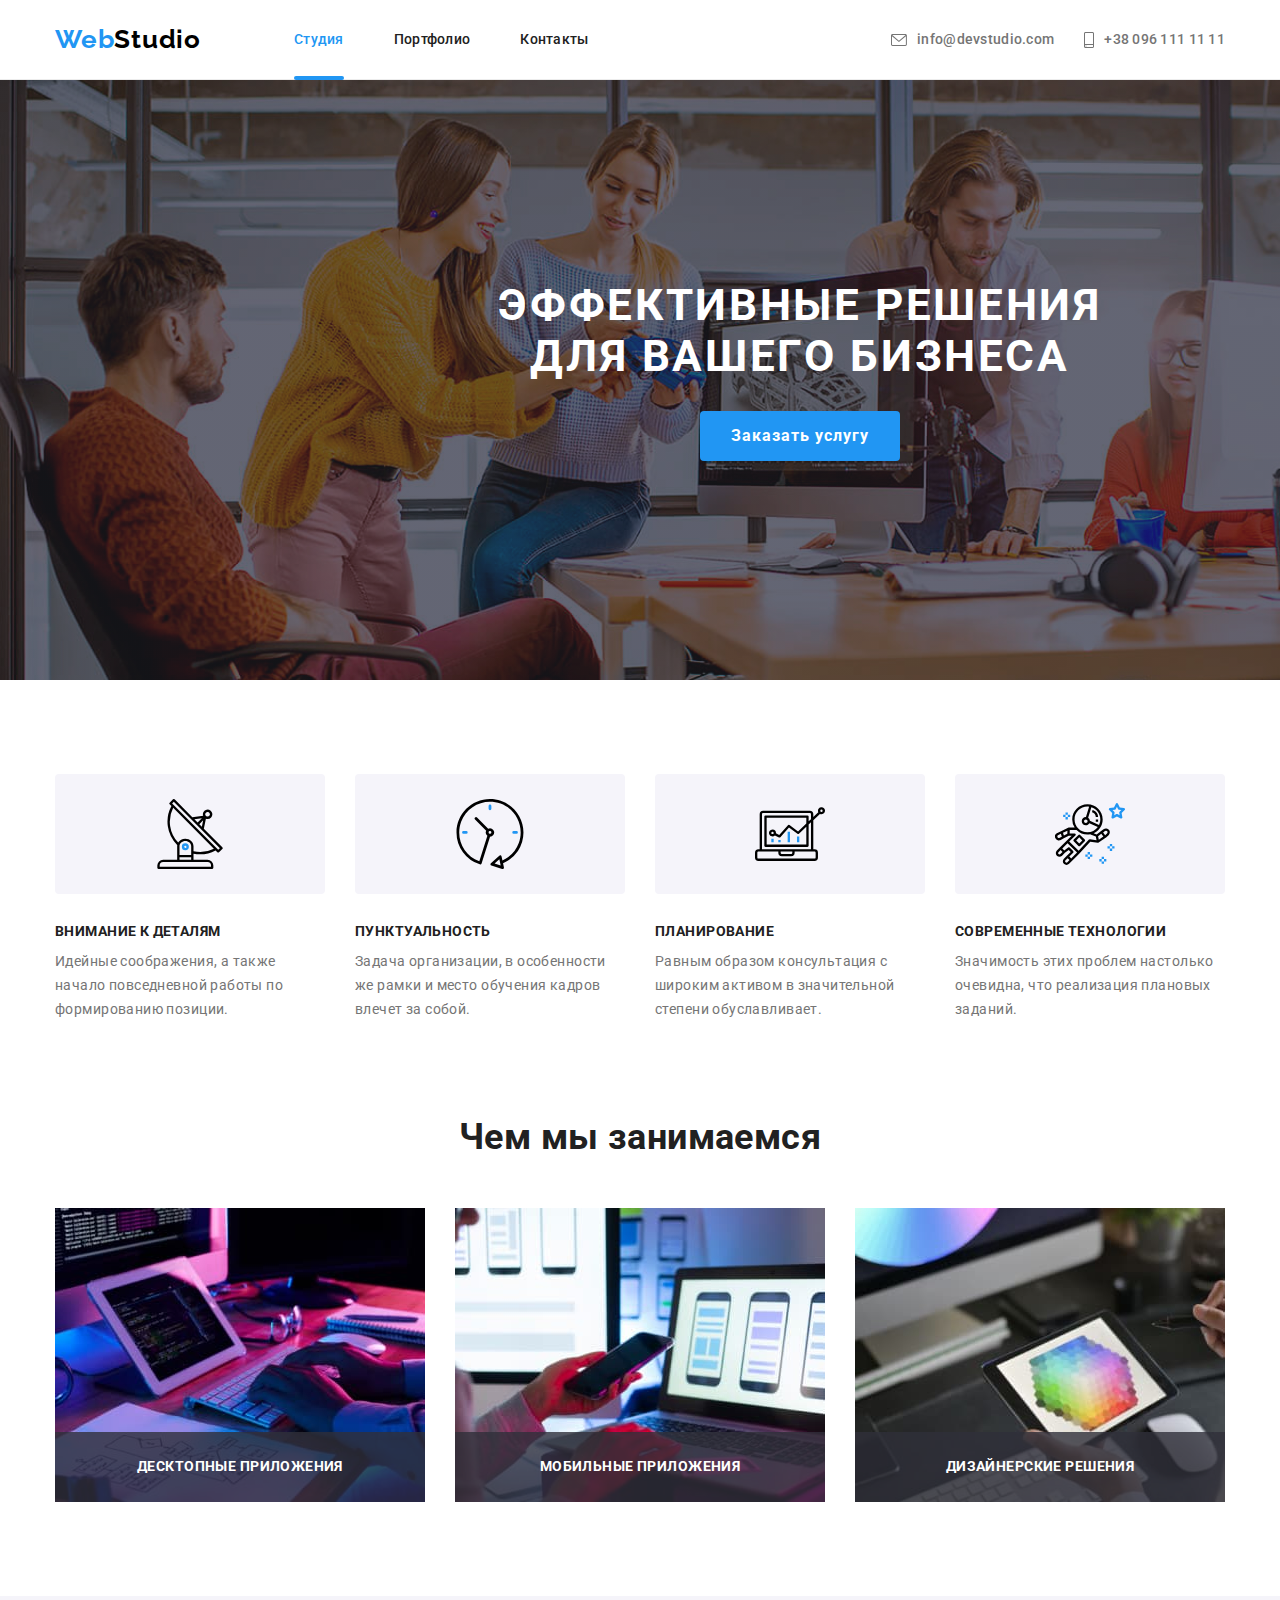
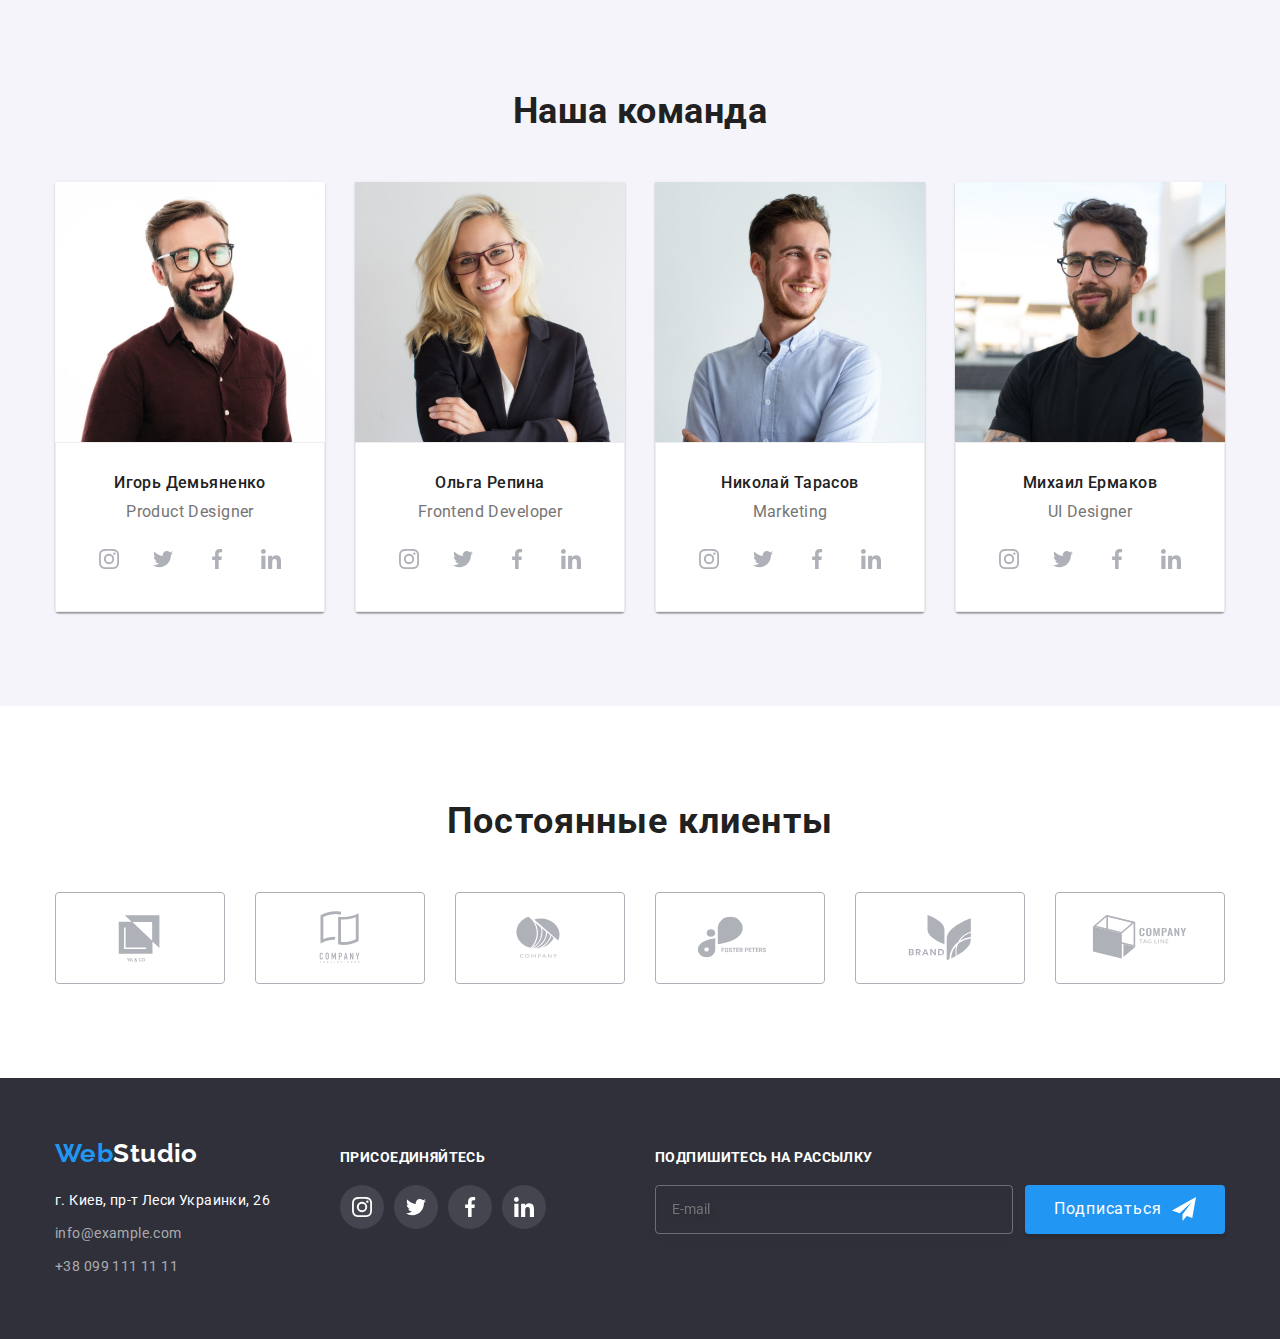
<file: index.html>
<!DOCTYPE html>
<html lang="ru">
<head>
    <meta charset="UTF-8">
    <meta http-equiv="X-UA-Compatible" content="IE=edge">
    <meta name="viewport" content="width=device-width, initial-scale=1.0">
    <title>Document</title>
    <link rel="preconnect" href="https://fonts.googleapis.com">
    <link rel="preconnect" href="https://fonts.gstatic.com" crossorigin>
    <link href="https://fonts.googleapis.com/css2?family=Raleway:wght@700&family=Roboto:wght@400;500;700;900&display=swap"
        rel="stylesheet">
    
    <link rel="stylesheet" href="https://cdnjs.cloudflare.com/ajax/libs/modern-normalize/1.1.0/modern-normalize.min.css">

    <link rel="stylesheet" href="./css/styles.css">
</head>
<body class="body">
    <header class="header">
        <div class="container main-nav">
        <a class="logo" href="">Web<span class="logo-span">Studio</span></a>
            <nav class="nav">
                <ul class="navbar link">
                    <li class="navbar-item">
                        <a class="navbar-link current" href="./index.html">Студия</a>
                    </li>
                    <li class="navbar-item">
                        <a class="navbar-link" href="./portfolio.html">Портфолио</a>
                    </li>
                    <li class="navbar-item">
                        <a class="navbar-link" href="">Контакты</a>
                    </li>
                </ul>
            </nav>
        <ul class="connect link">            
            <li class="connect-item">
                <a class="connect-link" href="mailto:info@devstudio.com">
                    <svg class="connect-item-icons" width="16" height="12">
                        <use href="./images/icons.svg#icon-envelope"></use>
                    </svg>
                    info@devstudio.com
                </a>

            </li>
            <li class="connect-item">
                <a class="connect-link" href="tel:+380961111111">
                    <svg class="connect-item-icons" width="10" height="16">
                        <use href="./images/icons.svg#icon-smartphone"></use>
                    </svg>
                    +38 096 111 11 11
                </a>

            </li>
        </ul>
        </div>
    </header>
    <main>
        <!--шапка страницы-->
        <section class="hero">
            <h1 class="hero-title">Эффективные решения<br> для вашего бизнеса</h1>
            <button class="hero-btn" type="button" data-modal-open>Заказать услугу</button>
        </section>
        <!--особенности-->
        <section class="about section">
        <div class="container">
            <h2 class="about-hero">чем занимаемся</h2>
            <ul class="about-list link">
                <li class="about-item">
                    <div class="about-link"> 
                    <svg class="about-link-antenne" width="70" height="70">
                        <use href="./images/icons.svg#icon-antenna"></use>
                    </svg>
                    </div>
                    <h3 class="about-title">Внимание к деталям</h3>
                    <p class="about-subtitle">Идейные соображения, а также начало повседневной работы по формированию позиции.</p>
                </li>
                <li class="about-item">
                    <div class="about-link">
                    <svg class="about-link-clok" width="70" height="70">
                        <use href="./images/icons.svg#icon-clock"></use>
                    </svg>
                    </div>
                    <h3 class="about-title">Пунктуальность</h3>
                    <p class="about-subtitle">Задача организации, в особенности же рамки и место обучения кадров влечет за собой.</p>
                </li>
                <li class="about-item">
                    <div class="about-link">
                    <svg class="about-link-diagram" width="70" height="70">
                        <use href="./images/icons.svg#icon-diagram"></use>
                    </svg>   
                    </div>
                    <h3 class="about-title">Планирование</h3>
                    <p class="about-subtitle">Равным образом консультация с широким активом в значительной степени обуславливает.</p>
                </li>
                <li class="about-item">
                    <div class="about-link">
                    <svg class="about-link-astronavt" width="70" height="70">
                        <use href="./images/icons.svg#icon-astronaut"></use>
                    </svg>
                    </div>
                    <h3 class="about-title">Современные технологии</h3>
                    <p class="about-subtitle">Значимость этих проблем настолько очевидна, что реализация плановых заданий.</p>
                </li>
            </ul>
        </div>
        </section>
        <!--услуги-->
        <section class="box section">
        <div class="container">
            <h2 class="box-hero">Чем мы занимаемся</h2>
            <ul class="box-list link">
                <li class="box-item">
                    <img class="box-photo" src="./images/box1.jpg" alt="box1" width="370" height="295">
                    <div class="box-cont-modal">
                    <p class="box-modal">Десктопные приложения</p>
                    </div>
                </li>
                <li class="box-item">
                    <img class="box-photo" src="./images/box2.jpg" alt="box2" width="370" height="295">
                    <div class="box-cont-modal">
                    <p class="box-modal">Мобильные приложения</p>
                    </div>
                </li>
                <li class="box-item">
                    <img class="box-photo" src="./images/box3.jpg" alt="box3" width="370" height="295">
                    <div class="box-cont-modal">
                    <p class="box-modal">Дизайнерские решения</p>
                    </div>
                </li>
            </ul>
        </div>
        </section>
        <!--наша команда-->
        <section class="team section">
        <div class="container">
         <h2 class="team-hero">Наша команда</h2>
         <ul class="team-list">
          <li class="team-item">
             <img class="team-photo" src="./images/team1.jpg" alt="фото1" width="270" height="260">
            <div class="team-card">
             <h3 class="team-name">Игорь Демьяненко</h3>
             <p class="team-position" lang="en">Product Designer</p>
             <div class="team-icons">
                 <ul class="team-icon-social">
                     <li class="team-icon-social-item">
                         <a class="team-icon-social-link" href="">
                             <svg class="social-icons" width="20" height="20">
                                 <use href="./images/icons.svg#icon-instagram"></use>
                             </svg>
                         </a>
                     </li>
                     <li class="team-icon-social-item">
                         <a class="team-icon-social-link" href="">
                             <svg class="social-icons" width="20" height="20">
                                 <use href="./images/icons.svg#icon-twitter"></use>
                             </svg>
                         </a>
                     </li>
                    <li class="team-icon-social-item">
                        <a class="team-icon-social-link" href="">
                            <svg class="social-icons" width="20" height="20">
                                <use href="./images/icons.svg#icon-facebook"></use>
                            </svg>
                        </a>
                    </li>
                    <li class="team-icon-social-item">
                        <a class="team-icon-social-link" href="">
                            <svg class="social-icons" width="20" height="20">
                                <use href="./images/icons.svg#icon-linkedin"></use>
                            </svg>
                        </a>
                    </li>
                </ul>
                </div>
             </div>
           </li>
          <li class="team-item">
             <img class="team-photo" src="./images/team2.jpg" alt="фото2" width="270" height="260">
            <div class="team-card">
             <h3 class="team-name">Ольга Репина</h3>
             <p class="team-position" lang="en">Frontend Developer</p>
            <div class="team-icons">
                <ul class="team-icon-social">
                    <li class="team-icon-social-item">
                        <a class="team-icon-social-link" href="">
                            <svg class="social-icons" width="20" height="20">
                                <use href="./images/icons.svg#icon-instagram"></use>
                            </svg>
                        </a>
                    </li>
                    <li class="team-icon-social-item">
                        <a class="team-icon-social-link" href="">
                            <svg class="social-icons" width="20" height="20">
                                <use href="./images/icons.svg#icon-twitter"></use>
                            </svg>
                        </a>
                    </li>
                    <li class="team-icon-social-item">
                        <a class="team-icon-social-link" href="">
                            <svg class="social-icons" width="20" height="20">
                                <use href="./images/icons.svg#icon-facebook"></use>
                            </svg>
                        </a>
                    </li>
                    <li class="team-icon-social-item">
                        <a class="team-icon-social-link" href="">
                            <svg class="social-icons" width="20" height="20">
                                <use href="./images/icons.svg#icon-linkedin"></use>
                            </svg>
                        </a>
                    </li>
                </ul>
            </div>
            </div>
          </li>
          <li class="team-item">
             <img class="team-photo" src="./images/team3.jpg" alt="фото3" width="270" height="260">
            <div class="team-card">
             <h3 class="team-name">Николай Тарасов</h3>
             <p class="team-position" lang="en">Marketing</p>
            <div class="team-icons">
                <ul class="team-icon-social">
                    <li class="team-icon-social-item">
                        <a class="team-icon-social-link" href="">
                            <svg class="social-icons" width="20" height="20">
                                <use href="./images/icons.svg#icon-instagram"></use>
                            </svg>
                        </a>
                    </li>
                    <li class="team-icon-social-item">
                        <a class="team-icon-social-link" href="">
                            <svg class="social-icons" width="20" height="20">
                                <use href="./images/icons.svg#icon-twitter"></use>
                            </svg>
                        </a>
                    </li>
                    <li class="team-icon-social-item">
                        <a class="team-icon-social-link" href="">
                            <svg class="social-icons" width="20" height="20">
                                <use href="./images/icons.svg#icon-facebook"></use>
                            </svg>
                        </a>
                    </li>
                    <li class="team-icon-social-item">
                        <a class="team-icon-social-link" href="">
                            <svg class="social-icons" width="20" height="20">
                                <use href="./images/icons.svg#icon-linkedin"></use>
                            </svg>
                        </a>
                    </li>
                </ul>
            </div>
            </div>
          </li>
          <li class="team-item">
             <img class="team-photo" src="./images/team4.jpg" alt="фото4" width="270" height="260">
            <div class="team-card">
             <h3 class="team-name">Михаил Ермаков</h3>
             <p class="team-position" lang="en">UI Designer</p>
            <div class="team-icons">
                <ul class="team-icon-social">
                    <li class="team-icon-social-item">
                        <a class="team-icon-social-link" href="">
                            <svg class="social-icons" width="20" height="20">
                                <use href="./images/icons.svg#icon-instagram"></use>
                            </svg>
                        </a>
                    </li>
                    <li class="team-icon-social-item">
                        <a class="team-icon-social-link" href="">
                            <svg class="social-icons" width="20" height="20">
                                <use href="./images/icons.svg#icon-twitter"></use>
                            </svg>
                        </a>
                    </li>
                    <li class="team-icon-social-item">
                        <a class="team-icon-social-link" href="">
                            <svg class="social-icons" width="20" height="20">
                                <use href="./images/icons.svg#icon-facebook"></use>
                            </svg>
                        </a>
                    </li>
                    <li class="team-icon-social-item">
                        <a class="team-icon-social-link" href="">
                            <svg class="social-icons" width="20" height="20">
                                <use href="./images/icons.svg#icon-linkedin"></use>
                            </svg>
                        </a>
                    </li>
                </ul>
            </div>
            </div>
          </li>
         </ul>
        </div>
        </section>
        <!--постоянные клиенты-->
        <section class="customer section">
            <div class="container">
                <h2 class="customer-hed">Постоянные клиенты</h2>
                <ul class="customer-list">
                    <li class="customer-item">
                        <a class="customer-link" href="">
                            <svg class="customer-icons" width="106" height="60">
                                <use href="./images/icons.svg#icon-Client1"></use>
                            </svg>
                        </a>
                    </li>
                    <li class="customer-item">
                        <a class="customer-link" href="">
                            <svg class="customer-icons" width="106" height="60">
                                <use href="./images/icons.svg#icon-Client2"></use>
                            </svg>
                        </a>
                    </li>
                    <li class="customer-item">
                        <a class="customer-link" href="">
                            <svg class="customer-icons" width="106" height="60">
                                <use href="./images/icons.svg#icon-Client3"></use>
                            </svg>
                        </a>
                    </li>
                    <li class="customer-item">
                        <a class="customer-link" href="">
                            <svg class="customer-icons" width="106" height="60">
                                <use href="./images/icons.svg#icon-Client4"></use>
                            </svg>
                        </a>
                    </li>
                    <li class="customer-item">
                        <a class="customer-link" href="">
                            <svg class="customer-icons" width="106" height="60">
                                <use href="./images/icons.svg#icon-Client5"></use>
                            </svg>
                        </a>
                    </li>
                    <li class="customer-item">
                        <a class="customer-link" href="">
                            <svg class="customer-icons" width="106" height="60">
                                <use href="./images/icons.svg#icon-Client6"></use>
                            </svg>
                        </a>
                    </li>
                </ul>
            </div>
        </section>
    </main>

    <footer class="footer">
        <div class="footer-item container">
             <div class="footer-main">
                     <a class="logo-footer" href="">Web<span class="logo-span-footer">Studio</span></a>
                     <address class="contact">
                         <ul class="contact-list link">
                             <li class="contact-item">
                                 <a class="contact-local" href="https://www.google.com/maps/place/%D0%B1%D1%83%D0%BB.+%D0%9B%D0%B5%D1%81%D0%B8+%D0%A3%D0%BA%D1%80%D0%B0%D0%B8%D0%BD%D0%BA%D0%B8,+26,+%D0%9A%D0%B8%D0%B5%D0%B2,+02000/@50.4265807,30.5361971,17z/data=!3m1!4b1!4m5!3m4!1s0x40d4cf0e033ecbe9:0x57a4dffefec77da0!8m2!3d50.4265807!4d30.5383858">г. Киев, пр-т Леси Украинки, 26</a>
                             </li>
                             <li class="contact-item">
                                 <a class="contact-mail" href="mailto:info@example.com">info@example.com</a>
                             </li>
                             <li class="contact-item">
                                 <a class="contact-tel" href="tel:+380991111111">+38 099 111 11 11</a>
                             </li>
                         </ul>
                     </address>
             </div>
             <div class="social-contact">
                 <h2 class="sc-hed">присоединяйтесь</h2>
                 <ul class="team-social-contact">
                     <li class="social-contact-item">
                         <a class="social-contact-link" href="">
                             <svg class="social-contact-icons" width="20" height="20">
                                 <use href="./images/icons.svg#icon-instagram"></use>
                             </svg>
                         </a>
                     </li>
                     <li class="social-contact-item">
                         <a class="social-contact-link" href="">
                             <svg class="social-contact-icons" width="20" height="20">
                                 <use href="./images/icons.svg#icon-twitter"></use>
                             </svg>
                         </a>
                     </li>
                     <li class="social-contact-item">
                         <a class="social-contact-link" href="">
                             <svg class="social-contact-icons" width="20" height="20">
                                 <use href="./images/icons.svg#icon-facebook"></use>
                             </svg>
                         </a>
                     </li>
                     <li class="social-contact-item">
                         <a class="social-contact-link" href="">
                             <svg class="social-contact-icons" width="20" height="20">
                                 <use href="./images/icons.svg#icon-linkedin"></use>
                             </svg>
                         </a>
                     </li>
                 </ul>
             </div>
             <div class="footer-sub">
                 <h2 class="footer-head">Подпишитесь на рассылку</h2>
                 <form class="footer-form">
                     <label class="footer-form-label">
                        <input 
                        class="footer-mail" 
                        type="email" 
                        name="email" 
                        placeholder="E-mail" 
                        />
                     </label>
                     <button class="footer-head-btn">
                         <span class="footer-head-send">Подписаться</span>
                         <svg class="footer-head-icons" width="24" height="24">
                             <use href="./images/icons.svg#icon-telegram"></use>
                         </svg>
                     </button>
                </form>
             </div>
        </div>
    </footer>

    <!-- Модальное окно -->
    <div class="backdrop is-hidden" data-modal>
        <div class="modal-wrapper">
            <button class="backdrop-btn" data-modal-close type="button">
                <svg class="backdrop-svg" width="18" height="18">
                    <use href="./images/icons.svg#icon-close"></use>
                </svg>
            </button>
            <p class="modal-head">Оставьте свои данные, мы вам перезвоним</p>
            <form class="modal-form" autocomplete="off">
                <label class="modal-label" for="name">
                    <span class="modal-text">Имя</span>
                        <input 
                        class="modal-form-input" 
                        type="text" 
                        name="name"  
                        minlength="5" 
                        placeholder=" "
                        id="name"
                        required 
                        autofocus
                        />
                        <svg class="modal-icons" width="18" height="18">
                            <use href="./images/icons.svg#icon-person"></use>
                        </svg>
                </label>

                <label class="modal-label" for="tel">
                    <span class="modal-text">Телефон</span>
                        <input 
                        class="modal-form-input" 
                        type="tel" 
                        name="tel" 
                        placeholder=" "
                        id="tel"
                        />
                        <svg class="modal-icons" width="18" height="18">
                            <use href="./images/icons.svg#icon-phone"></use>
                        </svg>
                </label>

                <label class="modal-label" for="email">
                    <span class="modal-text">Почта</span>
                        <input 
                        type="email" 
                        name="email" 
                        class="modal-form-input" 
                        placeholder=" "
                        id="email"
                        />
                        <svg class="modal-icons" width="18" height="18">
                            <use href="./images/icons.svg#icon-email"></use>
                        </svg>
                </label>

                <label class="modal-label" for="messags">
                        <span class="modal-text">Комментарий</span>
                        <textarea 
                            class="modal-form-messags"
                            name="text" 
                            placeholder="Введите текст"
                            rows="5"
                            id="messags" 
                        ></textarea>
                </label>
                <label class="modal-chek-label">
                        <input 
                        class="modal-chek" 
                        type="checkbox" 
                        name="checkbox" 
                        value=""
                        />
                        <span class="modal-chek-icons"></span>
                        <span class="modal-chek-text">Соглашаюсь с рассылкой и принимаю
                            <a href="">Условия договора</a>
                        </span>                     
                </label>
                <div class="modal-chek-btn-cont">
                    <button class="modal-chek-btn" type="submit">
                        Отправить
                    </button>
                </div>
            </form>
        </div>
    </div>

<script src="./js/modal.js"></script>
</body>
</html>
</file>
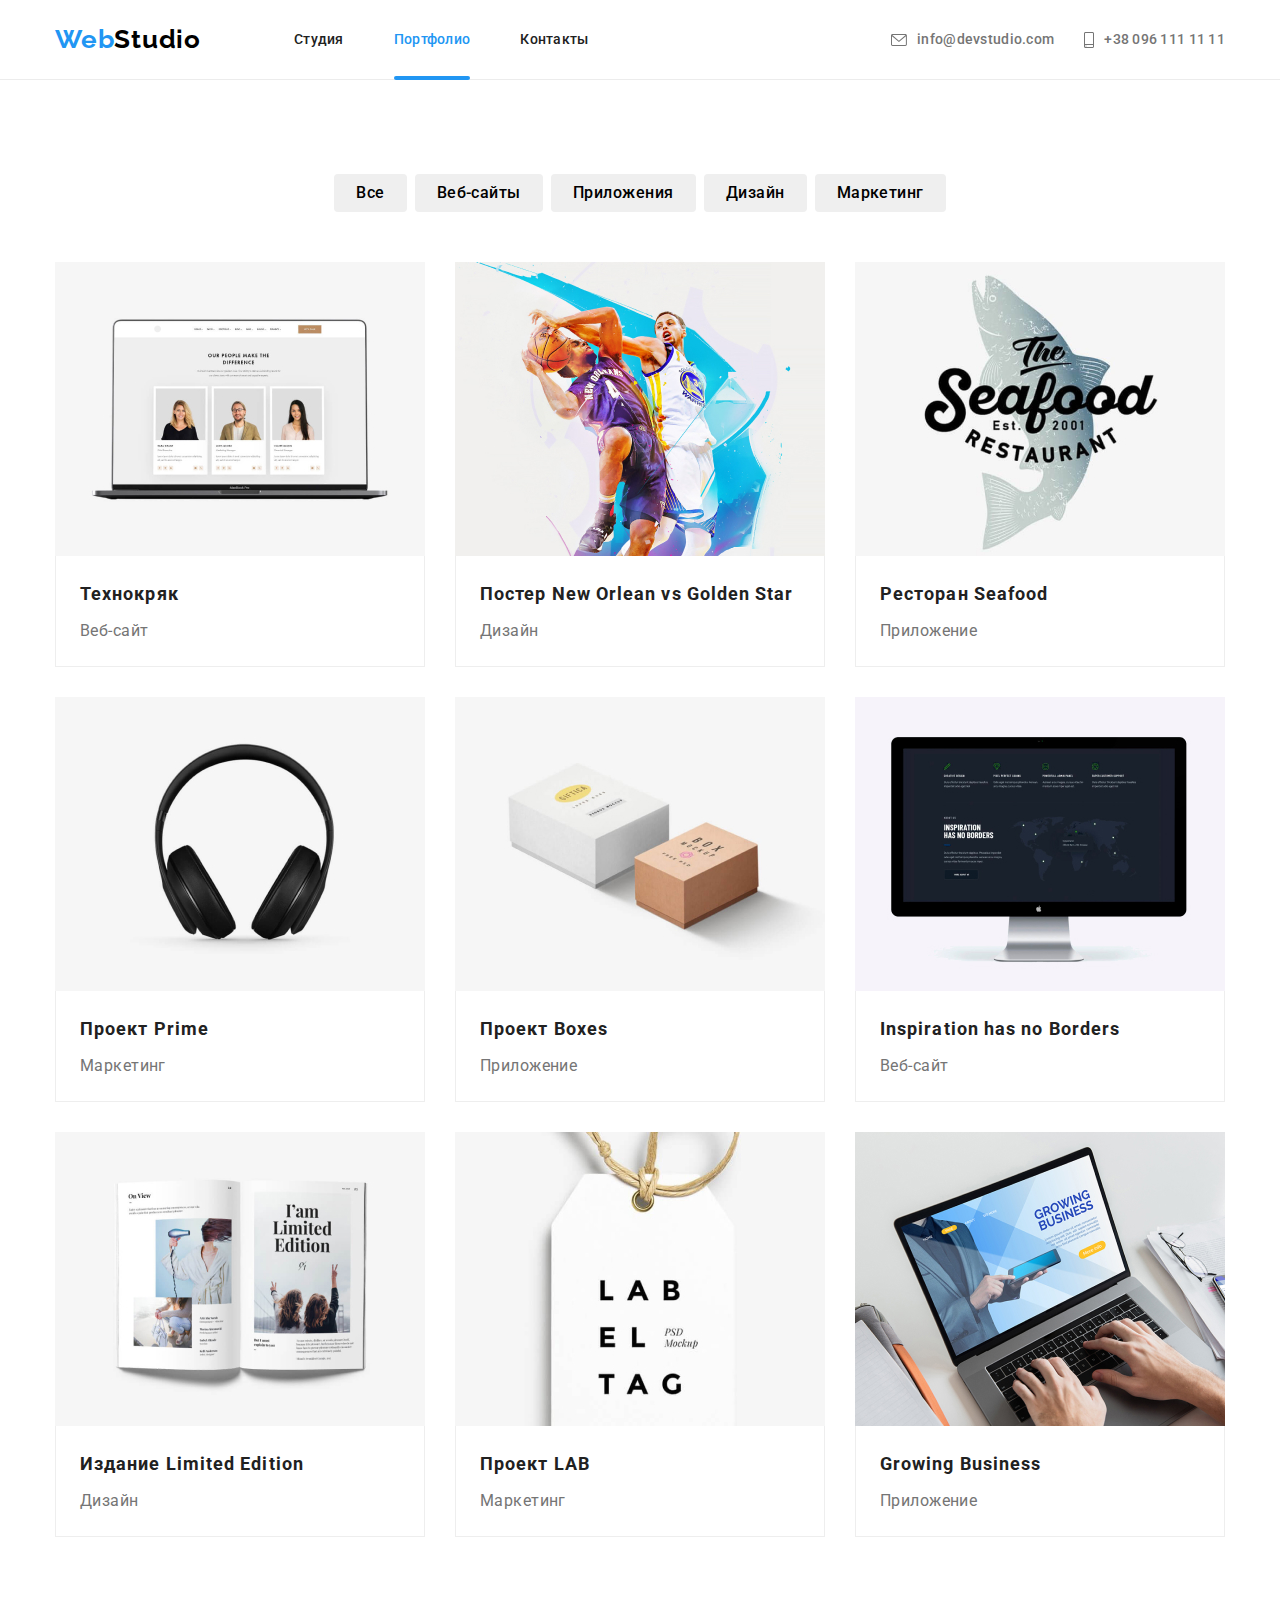
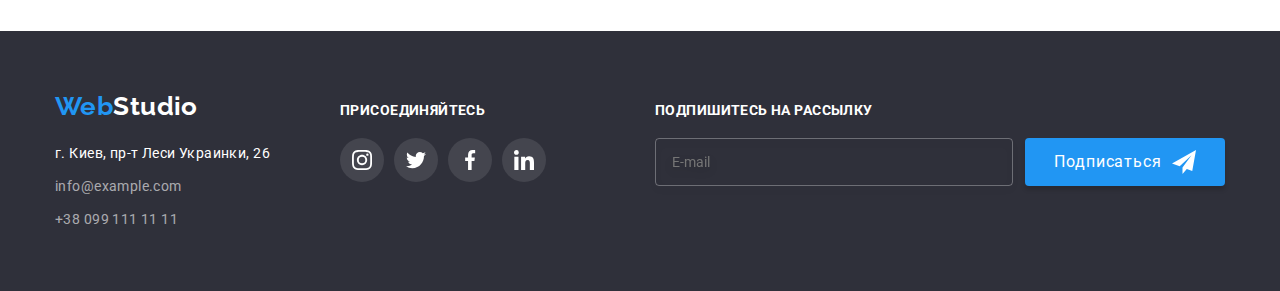
<file: portfolio.html>
<!DOCTYPE html>
<html lang="ru">
<head>
    <meta charset="UTF-8">
    <meta http-equiv="X-UA-Compatible" content="IE=edge">
    <meta name="viewport" content="width=device-width, initial-scale=1.0">
    <title>Document</title>
    <link rel="preconnect" href="https://fonts.googleapis.com">
    <link rel="preconnect" href="https://fonts.gstatic.com" crossorigin>
    <link href="https://fonts.googleapis.com/css2?family=Raleway:wght@700&family=Roboto:wght@400;500;700;900&display=swap"
        rel="stylesheet">

    <link rel="stylesheet" href="https://cdnjs.cloudflare.com/ajax/libs/modern-normalize/1.1.0/modern-normalize.min.css">

    <link rel="stylesheet" href="./css/styles.css">
</head>
<body class="body">
    <header class="header">
        <div class="container main-nav">
            <a class="logo" href="">Web<span class="logo-span">Studio</span></a>
            <nav class="nav">
                <ul class="navbar link">
                    <li class="navbar-item">
                        <a class="navbar-link" href="./index.html">Студия</a>
                    </li>
                    <li class="navbar-item">
                        <a class="navbar-link current" href="./portfolio.html">Портфолио</a>
                    </li>
                    <li class="navbar-item">
                        <a class="navbar-link" href="">Контакты</a>
                    </li>
                </ul>
            </nav>
            <ul class="connect link">
                <li class="connect-item">
                    <a class="connect-link" href="mailto:info@devstudio.com">
                        <svg class="connect-item-icons" width="16" height="12">
                            <use href="./images/icons.svg#icon-envelope"></use>
                        </svg>
                        info@devstudio.com
                    </a>
    
                </li>
                <li class="connect-item">
                    <a class="connect-link" href="tel:+380961111111">
                        <svg class="connect-item-icons" width="10" height="16">
                            <use href="./images/icons.svg#icon-smartphone"></use>
                        </svg>
                        +38 096 111 11 11
                    </a>
    
                </li>
            </ul>
        </div>
    </header>
    <main>
    <section class="section filter">
    <div class="container">
        <h1 class="portfolio">Портфолио</h1>
        <!--Фильтры-->
        <ul class="portfolio-btn link">
            <li class="portfolio-btn-list">
                <button class="portfolio-btn-item" type="button">Все</button>
            </li>
            <li class="portfolio-btn-list">
                <button class="portfolio-btn-item" type="button">Веб-сайты</button>
            </li>
            <li class="portfolio-btn-list"> 
                <button class="portfolio-btn-item" type="button">Приложения</button>
            </li>
            <li class="portfolio-btn-list">
                <button class="portfolio-btn-item" type="button">Дизайн</button>
            </li>
            <li class="portfolio-btn-list">
                <button class="portfolio-btn-item" type="button">Маркетинг</button>
            </li>
        </ul>
        
        <!--Портфолио-->
        <ul class="portfolio-box link">
            <li class="portfolio-box-list">
                <a class="portfolio-box-link" href="">
                    <div class="portf-modal-thumb">
                        <img class="portfolio-box-photo" src="./images/project/project1.jpg" alt="Веб-сайт" width="370" height="295">
                        <p class="portf-modal">
                                Ресурс предлагает комплексные предложения с разным уровнем функционала и сервисов. 
                                Все это позволит посетителю получить исчерпывающие сведения о&nbsp;компании&nbsp;или частном лице.
                        </p>
                    </div>
                <div class="portfolio-box-cart">
                    <h2 class="portfolio-box-name">Технокряк</h2>
                    <p class="portfolio-box-title">Веб-сайт</p>
                </div>
                </a>
            </li>
            <li class="portfolio-box-list">
                <a class="portfolio-box-link" href="">
                    <div class="portf-modal-thumb">
                        <img class="portfolio-box-photo" src="./images/project/project2.jpg" alt="Спортсмены" width="370" height="295">
                        <p class="portf-modal">
                                Ресурс предлагает комплексные предложения с разным уровнем функционала и сервисов.
                                Все это позволит посетителю получить исчерпывающие сведения о&nbsp;компании&nbsp;или частном лице.
                        </p>
                    </div>
                    <div class="portfolio-box-cart">
                        <h2 class="portfolio-box-name">Постер New Orlean vs Golden Star</h2>
                        <p class="portfolio-box-title">Дизайн</p>
                    </div>
                </a>
            </li>
            <li class="portfolio-box-list">
                <a class="portfolio-box-link" href="">
                    <div class="portf-modal-thumb">
                        <img class="portfolio-box-photo" src="./images/project/project3.jpg" alt="Рыба" width="370" height="295">
                        <p class="portf-modal">
                            Ресурс предлагает комплексные предложения с разным уровнем функционала и сервисов.
                            Все это позволит посетителю получить исчерпывающие сведения о&nbsp;компании&nbsp;или частном лице.
                        </p>
                    </div>
                    <div class="portfolio-box-cart">
                        <h2 class="portfolio-box-name">Ресторан Seafood</h2>
                        <p class="portfolio-box-title">Приложение</p>
                    </div>
                </a>
            </li>
            <li class="portfolio-box-list">
                <a class="portfolio-box-link" href="">
                    <div class="portf-modal-thumb">
                        <img class="portfolio-box-photo" src="./images/project/project4.jpg" alt="Наушники" width="370" height="295">
                        <p class="portf-modal">
                            Ресурс предлагает комплексные предложения с разным уровнем функционала и сервисов.
                            Все это позволит посетителю получить исчерпывающие сведения о&nbsp;компании&nbsp;или частном лице.
                        </p>
                    </div>
                    <div class="portfolio-box-cart">
                         <h2 class="portfolio-box-name">Проект Prime</h2>
                         <p class="portfolio-box-title">Маркетинг</p>
                    </div>
                </a>
            </li>
            <li class="portfolio-box-list">
                <a class="portfolio-box-link" href="">
                    <div class="portf-modal-thumb">
                        <img class="portfolio-box-photo" src="./images/project/project5.jpg" alt="Коробки-боксы" width="370" height="295">
                        <p class="portf-modal">
                            Ресурс предлагает комплексные предложения с разным уровнем функционала и сервисов.
                            Все это позволит посетителю получить исчерпывающие сведения о&nbsp;компании&nbsp;или частном лице.
                        </p>
                    </div>
                    <div class="portfolio-box-cart">
                        <h2 class="portfolio-box-name">Проект Boxes</h2>
                        <p class="portfolio-box-title">Приложение</p>
                    </div>
                </a>
            </li>
            <li class="portfolio-box-list">
                <a class="portfolio-box-link" href="">
                    <div class="portf-modal-thumb">
                        <img class="portfolio-box-photo" src="./images/project/project6.jpg" alt="Фото сайта" width="370" height="295">
                        <p class="portf-modal">
                            Ресурс предлагает комплексные предложения с разным уровнем функционала и сервисов.
                            Все это позволит посетителю получить исчерпывающие сведения о&nbsp;компании&nbsp;или частном лице.
                        </p>
                    </div>
                    <div class="portfolio-box-cart">
                        <h2 class="portfolio-box-name">Inspiration has no Borders</h2>
                        <p class="portfolio-box-title">Веб-сайт</p>
                    </div>
                </a>
            </li>
            <li class="portfolio-box-list">
                <a class="portfolio-box-link" href="">
                    <div class="portf-modal-thumb">
                        <img class="portfolio-box-photo" src="./images/project/project7.jpg" alt="Илюстрации в книге" width="370" height="295">
                        <p class="portf-modal">
                            Ресурс предлагает комплексные предложения с разным уровнем функционала и сервисов.
                            Все это позволит посетителю получить исчерпывающие сведения о&nbsp;компании&nbsp;или частном лице.
                        </p>
                        </div>
                    <div class="portfolio-box-cart">
                        <h2 class="portfolio-box-name">Издание Limited Edition</h2>
                        <p class="portfolio-box-title">Дизайн</p>
                    </div>
                </a>
            </li>
            <li class="portfolio-box-list">
                <a class="portfolio-box-link" href="">
                    <div class="portf-modal-thumb">
                        <img class="portfolio-box-photo" src="./images/project/project8.jpg" alt="Лейба" width="370" height="295">
                        <p class="portf-modal">
                            Ресурс предлагает комплексные предложения с разным уровнем функционала и сервисов.
                            Все это позволит посетителю получить исчерпывающие сведения о&nbsp;компании&nbsp;или частном лице.
                        </p>
                    </div>
                    <div class="portfolio-box-cart">
                        <h2 class="portfolio-box-name">Проект LAB</h2>
                        <p class="portfolio-box-title">Маркетинг</p>
                    </div>
                </a>
            </li>
            <li class="portfolio-box-list">
                <a class="portfolio-box-link" href="">
                    <div class="portf-modal-thumb">
                        <img class="portfolio-box-photo" src="./images/project/project9.jpg" alt="Ноутбук" width="370" height="295">
                        <p class="portf-modal">
                            Ресурс предлагает комплексные предложения с разным уровнем функционала и сервисов.
                            Все это позволит посетителю получить исчерпывающие сведения о&nbsp;компании&nbsp;или частном лице.
                        </p>
                    </div>
                    <div class="portfolio-box-cart">
                        <h2 class="portfolio-box-name">Growing Business</h2>
                        <p class="portfolio-box-title">Приложение</p>
                    </div>
                </a>
            </li>
        </ul>
    </div>
    </section>

    </main>
    <footer class="footer">
        <div class="footer-item container">
            <div class="footer-main">
                <a class="logo-footer" href="">Web<span class="logo-span-footer">Studio</span></a>
                <address class="contact">
                    <ul class="contact-list link">
                        <li class="contact-item">
                            <a class="contact-local"
                                href="https://www.google.com/maps/place/%D0%B1%D1%83%D0%BB.+%D0%9B%D0%B5%D1%81%D0%B8+%D0%A3%D0%BA%D1%80%D0%B0%D0%B8%D0%BD%D0%BA%D0%B8,+26,+%D0%9A%D0%B8%D0%B5%D0%B2,+02000/@50.4265807,30.5361971,17z/data=!3m1!4b1!4m5!3m4!1s0x40d4cf0e033ecbe9:0x57a4dffefec77da0!8m2!3d50.4265807!4d30.5383858">г.
                                Киев, пр-т Леси Украинки, 26</a>
                        </li>
                        <li class="contact-item">
                            <a class="contact-mail" href="mailto:info@example.com">info@example.com</a>
                        </li>
                        <li class="contact-item">
                            <a class="contact-tel" href="tel:+380991111111">+38 099 111 11 11</a>
                        </li>
                    </ul>
                </address>
            </div>
            <div class="social-contact">
                <h2 class="sc-hed">присоединяйтесь</h2>
                <ul class="team-social-contact">
                    <li class="social-contact-item">
                        <a class="social-contact-link" href="">
                            <svg class="social-contact-icons" width="20" height="20">
                                <use href="./images/icons.svg#icon-instagram"></use>
                            </svg>
                        </a>
                    </li>
                    <li class="social-contact-item">
                        <a class="social-contact-link" href="">
                            <svg class="social-contact-icons" width="20" height="20">
                                <use href="./images/icons.svg#icon-twitter"></use>
                            </svg>
                        </a>
                    </li>
                    <li class="social-contact-item">
                        <a class="social-contact-link" href="">
                            <svg class="social-contact-icons" width="20" height="20">
                                <use href="./images/icons.svg#icon-facebook"></use>
                            </svg>
                        </a>
                    </li>
                    <li class="social-contact-item">
                        <a class="social-contact-link" href="">
                            <svg class="social-contact-icons" width="20" height="20">
                                <use href="./images/icons.svg#icon-linkedin"></use>
                            </svg>
                        </a>
                    </li>
                </ul>
            </div>
            <div class="footer-sub">
                <h2 class="footer-head">Подпишитесь на рассылку</h2>
                <form class="footer-form">
                    <label class="footer-form-label">
                        <input class="footer-mail" type="email" name="email" placeholder="E-mail" />
                    </label>
                    <button class="footer-head-btn">
                        <span class="footer-head-send">Подписаться</span>
                        <svg class="footer-head-icons" width="24" height="24">
                            <use href="./images/icons.svg#icon-telegram"></use>
                        </svg>
                    </button>
                </form>
            </div>
        </div>
    </footer>
</body>
</html>
</file>
<file: css/styles.css>
html {
  box-sizing: border-box;
}
*,
*::before,
*::after {
  box-sizing: inherit;
}

/*переменные*/
:root {
  --brend-color: #757575;
  --blue-color: #2196f3;
  --style-color: #212121;
  --white-color: #ffffff;
  --black-color: #000;
  --hero-color: #2f303a;
  --phone-color: rgba(255, 255, 255, 0.6);
  --btn-color: #f5f4fa;
  --footer-bord-color: #2f303a;
  --portfolio--bord-color: #eeeeee;
  --header-bord-color: #ececec;
  --icons-social:#AFB1B8;
  --icons-bgn:rgba(255, 255, 255, 0.1);
  --hero-bgn:rgba(47, 48, 58, 0.4);
  --cubik: cubic-bezier(0.4, 0, 0.2, 1);
  
}

/*общие стили*/
h1,
h2,
h3,
h4,
p {
  margin: 0;
  padding: 0;
}
ol,
ul {
  list-style: none;
  padding-left: 0;
  margin: 0;
}
img {
  display: block;
  max-width: 100%;
  height: auto;
}
.link {
  list-style: none;
}
.container {
  width: 1200px;
  margin-left: auto;
  margin-right: auto;
  padding-left: 15px;
  padding-right: 15px;
}
.section {
  padding-top: 94px;
  padding-bottom: 94px;
}

/*клас для боди*/

.body {
  margin: 0;
  font-family: "Roboto", sans-serif;
  font-size: 14px;
  letter-spacing: 0.03em;
  color: var(--brend-color);
  background-color: var(--white-color);
}
/*лого*/
.logo:hover,
.logo:focus {
  text-decoration: none;
}
.logo {
  padding-top: 24px;
  padding-bottom: 25px;

  font-family: "Raleway";
  font-weight: bold;
  font-size: 26px;
  line-height: 1.19;
  letter-spacing: 0.03em;
  color: var(--blue-color);
  text-decoration: none;
}
/*другой цвет для лого*/
.logo-span {
  color: var(--black-color);
}
.logo-span-footer {
  color: var(--white-color);
}

/*стили для навигации*/
.header {
  border-bottom: 1px solid var(--header-bord-color);
  height: 80px;
}
.main-nav {
  display: flex;
  align-items: center;
}
.navbar {
  display: flex;
}
.nav {
  margin-left: 93px;
  font-weight: 500;
  line-height: 1.14;
  letter-spacing: 0.02em;
  height: 100%;
}
.navbar-link {
  color: var(--style-color);
  text-decoration: none;
  width: 100%;
  height: 100%;
  position: relative;
  transition-property: color;
  transition-duration:250ms;
  transition-timing-function: var(--cubik);
}

.navbar-link:hover,
.navbar-link:focus {
  color: var(--blue-color);
  text-decoration: none;
}

.current {
  color: var(--blue-color);
}
.current::after {
  content: "";
  display: block;
  position: absolute;
  left: 0;
  bottom: -33px;

  width: 100%;
  height: 4px;

  border-radius: 2px;
  background-color: var(--blue-color);
  cursor: pointer;
}
.navbar-item {
  display: block;
  margin-right: 50px;
}
.navbar-item:last-child {
  margin-right: 0px;
}

.connect {
  display: flex;
  align-items: center;
  margin-left: auto;
  padding-left: 0px;
}
.connect-item {
  margin-right: 0px;
  margin-left: 30px;
}
.connect-item:nth-child(1) {
  margin-left: 0;
}
.connect-link {
  display: flex;
  align-items: center;
  text-decoration: none;
  font-weight: 500;
  font-size: 14px;
  line-height: 1.14;
  letter-spacing: 0.02em;
  color: var(--brend-color);

  transition-property: color;
  transition-duration:250ms;
  transition-timing-function: var(--cubik);
}

.connect-link:hover,
.connect-link:focus {
  color:var(--blue-color);
}
.connect-item-icons{
  margin-right: 10px;
  fill: currentColor;
}

/*стили для героя*/
.hero {
  width: 1600px;
  height: 600px;
  margin: auto;
  padding-top: 200px;
  padding-bottom: 200px;
  background-color: var(--hero-color);
  background-image: linear-gradient(to right, rgba(47, 48, 58, 0.4), rgba(47, 48, 58, 0.4)), url(../images/hero.png);
  background-position: center;
  background-size: cover;
  background-repeat: no-repeat;
  text-align: center;
}

.hero-title {
  margin-bottom: 30px;
  letter-spacing: 0.06em;
  font-size: 44px;
  text-transform: uppercase;
  color: var(--white-color);
}
.hero-btn {
  /* настройки внутри кнопки */
  width: 200px;
  height: 50px;
  font-weight: bold;
  font-size: 16px;
  line-height: 1.87;
  align-items: center;
  letter-spacing: 0.06em;
  border-radius: 4px;
  border: none;
  color: var(--white-color);
  background-color: var(--blue-color);
  cursor: pointer;
  
}
/*скрыть заголовок*/
.about-hero {
  display: none;
}
/*чем занимаемся*/
.about {
  padding-top: 94px;
}
.about-list {
  margin-top: 0px;
  margin-bottom: 0px;
  display: flex;
  flex-wrap: wrap;
  padding-inline-start: 0pt;
}
.about-item {
  width: 270px;
  margin-right: 30px;
  margin-left: 0px;
  margin-bottom: 0px;
}
.about-item:nth-child(4n) {
  margin-right: 0;
}
.about-link{
  display:flex;
  justify-content: center;
  align-items: center;

  margin-bottom: 30px;

  background:var(--btn-color);
  border-radius: 4px;

  width: 270px;
  height: 120px;

}

.about-title {
  font-size: 14px;
  font-weight: bold;
  line-height: 1.14;
  text-transform: uppercase;
  color: var(--style-color);
}
.about-subtitle {
  margin-top: 10px;
  line-height: 1.71;
  color: var(--brend-color);
}
/*услуги*/
.box {
  padding-top: 0px;
}
.box-hero {
  font-weight: bold;
  font-size: 36px;
  line-height: 1.17;
  text-align: center;
  color: var(--style-color);
}
.box-list {
  display: flex;
  flex-wrap: wrap;
  padding-inline-start: 0pt;
  margin-bottom: 0px;
  margin-top: 50px;
}
.box-item {
  width: 370px;
  margin-right: 30px;
  margin-left: 0px;
  margin-bottom: 0px;
  position: relative;
}
.box-item:nth-child(3n) {
  margin-right: 0;
}
.box-cont-modal{
  width: 100%;
  height: 70px;
  background-color: rgba(47, 48, 58, 0.8);
  position: absolute;
  bottom: 0;
  left: 0;
}
.box-modal{
  display: flex;
height: 100%;
  
  color: var(--white-color);
  font-weight: 700;
  line-height: 1.14;
  text-align: center;
  justify-content: center;
  letter-spacing: 0.03em;
  text-transform: uppercase;
  align-items: center;

}
/*наша команда*/
.team {
  background-color: var(--btn-color);
}
.team-hero {
  font-weight: bold;
  font-size: 36px;
  line-height: 1.17;
  text-align: center;
  color: var(--style-color);
}
.team-list {
  display: flex;
  flex-wrap: wrap;

  margin-bottom: 0px;
  margin-top: 50px;
  justify-content: center;
}
.team-item {
  width: 270px;
  margin-right: 30px;
  background-color: var(--white-color);

  box-shadow: 0px 1px 3px rgba(0, 0, 0, 0.12),
  0px 1px 1px rgba(0, 0, 0, 0.14),
  0px 2px 1px rgba(0, 0, 0, 0.2);
  border-radius: 0px 0px 4px 4px;
}
.team-item:nth-child(4n) {
  margin-right: 0;
}

.team-name {
  font-weight: 500;
  font-size: 16px;
  line-height: 1.19;
  text-align: center;
  color: var(--style-color);
}
.team-position {
  margin-top: 10px;
  margin-bottom: 16px;
  font-size: 16px;
  line-height: 1.19;
  text-align: center;
  color: var(--brend-color);
}
.team-card{
  padding-top: 30px;
  padding-bottom: 30px;

  border: 1px solid var(--portfolio--bord-color);
}
.team-icon-social{
  display: flex;
  padding-left: 0;
  justify-content: center;
  align-items: center;
}
.team-icon-social-item{
  width: 44px;
  height: 44px;
  border-radius: 50%;
  list-style-type: none;
  display: flex;
  padding-left: 0;
  justify-content: center;
}
.team-icon-social-item:not(:last-child){
  margin-right: 10px;
}
.team-icon-social-link{
 display: flex;
 justify-content: center;
 align-items: center;
 background-color: var(--white-color);
 fill:var(--icons-social);
 border-radius: 50%;
  width: 44px;
  height: 44px;

  transition-property: background-color;
  transition-duration:250ms;
  transition-timing-function: var(--cubik);
}
.team-icon-social-link:hover,
.team-icon-social-link:focus {
  border-radius: 50%;
  background-color: var(--blue-color);
  fill:var(--white-color);
}
.social-icons{
  list-style-type: none;
}

.customer-hed {
  font-size: 36px;
  line-height: 42px;
  text-align: center;
  font-weight: bold;
  letter-spacing: 0.03em;
  color:var(--style-color);
}
.customer-list{
  display: flex;
  flex-wrap: wrap;
  justify-content: center;
  align-items: center;
  margin-top: 50px;
}
.customer-item{
display: flex;
justify-content: center;
align-items: center;
width: 170px;
height: 92px;
border: 1px solid var(--icons-social);
border-radius: 4px;

transition-property: border-color;
transition-duration:250ms;
transition-timing-function: var(--cubik);

}
.customer-item:not(:last-child){
margin-right: 30px;
}
.customer-item:hover .customer-icons,
.customer-item:focus .customer-icons{
  fill: var(--blue-color);
}
.customer-item:hover,
.customer-item:focus{
  border-color: var(--blue-color);
}
.customer-link{
  display: flex;
  width: 100%;
  height: 100%;
  justify-content: center;
  align-items: center;
  color: currentColor;
  cursor: pointer;
}
.customer-icons{
  fill: var(--icons-social);

  transition-property: fill;
  transition-duration:2550ms;
  transition-timing-function: var(--cubik);
}

/*портфолио*/
.filter {
  align-self: center;
}
/*скрыть заголовок начало*/
.portfolio {
  display: none;
}
/*скрыть заголовок конец*/

.portfolio-btn {
  display: flex;
  margin-top: 0px;
  margin-bottom: 0px;
  margin-left: auto;
  padding-left: 0px;
  justify-content: center;
}
.portfolio-btn-list {
  background-color: var(--btc-color);
  margin-right: 8px;
}
.portfolio-btn-list:nth-child(5n) {
  margin-right: 0px;
}
.portfolio-btn-item {
  padding: 6px 22px;

  font-family: "Roboto";
  font-style: normal;
  font-weight: 500;
  font-size: 16px;
  line-height: 1.62;
  letter-spacing: 0.03em;
  text-align: center;
  border: none;
  cursor: pointer;
  height: 38px;
  border-radius: 4px;

  transition-property: background-color, color;
  transition-duration:250ms;
  transition-timing-function: var(--cubik);
}
.portfolio-btn-item:hover,
.portfolio-btn-item:focus {
  color: var(--white-color);
  background-color: var(--blue-color);
}

.portfolio-box {
  display: flex;
  flex-wrap: wrap;
  padding-inline-start: 0pt;
  margin-bottom: 0px;
  margin-top: 50px;
}
.portfolio-box-list {
  margin-top: 0px;
  margin-right: 30px;
  margin-left: 0px;
  margin-bottom: 30px;
  background-color: var(--white-color);

  transition-property: box-shadow;
  transition-duration:250ms;
  transition-timing-function: var(--cubik);
}
.portfolio-box-list:nth-child(3n) {
  margin-right: 0px;
}
.portfolio-box-list:nth-child(n + 7) {
  margin-bottom: 0px;
}
.portfolio-box-list:hover,
.portfolio-box-list:focus {
  box-shadow: 0px 1px 1px rgba(0, 0, 0, 0.12),
    0px 4px 4px rgba(0, 0, 0, 0.06),
    1px 4px 6px rgba(0, 0, 0, 0.16);
}
.portfolio-box-link{
  display: block;
  cursor: pointer;

  position: relative;

  transition-property: box-shadow, border-radius;
  transition-duration:250ms;
  transition-timing-function: var(--cubik);
}
.portfolio-box-link:hover,
.portfolio-box-link:focus{
  box-shadow: 0px 3px 1px rgba(0, 0, 0, 0.1),
  0px 1px 2px rgba(0, 0, 0, 0.08),
  0px 2px 2px rgba(0, 0, 0, 0.12);
  border-radius: 4px;
}
.portfolio-box-link,
.portfolio-box-list,
.portfolio-box-name,
.portfolio-box-title {
  text-decoration: none;
}
.portf-modal-thumb{
  display: flex;
  justify-content: center;
  align-items: center;

  width: 100%;
  height: 100%;
  position: relative;

  overflow: hidden;
}
.portfolio-box-photo {
  border: none;
}
.portf-modal{
  display: flex;
  align-items: center;
  justify-content: center;
  padding-left: 24px;
  width: 100%;
  height: 100%;
  
  background-color:rgba(33, 150, 243, 0.9);

  font-weight: 400;
  font-size: 18px;
  line-height: 1.56;
  letter-spacing: 0.03em;
  color: var(--white-color);

  position: absolute;
  top: 0;
  right: 0;

  transform: translateY(101%);

  transition-property: transform;
  transition-duration:250ms;
  transition-timing-function: var(--cubik);
}

.portfolio-box-link:hover .portf-modal{
  transform: translateY(0);
}

.portfolio-box-cart {
  border-right: 1px solid var(--portfolio--bord-color);
  border-bottom: 1px solid var(--portfolio--bord-color);
  border-left: 1px solid var(--portfolio--bord-color);

  padding-top: 20px;
  padding-right: 24px;
  padding-bottom: 20px;
  padding-left: 24px;
}
.portfolio-box-name {
  font-weight: bold;
  font-size: 18px;
  line-height: 2;
  letter-spacing: 0.06em;
  color: var(--style-color);
}
.portfolio-box-title {
  margin-top: 4px;
  font-size: 16px;
  line-height: 1.87;
  color: var(--brend-color);
}

/*подвал*/
.footer {
  padding-top: 60px;
  padding-bottom: 60px;

  background-color: var(--hero-color);
}
.footer-item{
  display: flex;
  width: 1200px;
  padding-left: 15px;
  padding-right: 15px;
  margin-right: auto;
  margin-left: auto;
  align-items: baseline;
}
.logo-footer {
  display: flex;
  font-family: "Raleway";
  font-style: normal;
  font-weight: bold;
  font-size: 26px;
  line-height: 1.19;
  vertical-align: top;
  color: var(--blue-color);
  text-decoration: none;
}
.logo-footer:hover,
.logo-footer:focus {
  text-decoration: none;
}
.contact-list {
  margin-top: 20px;
  margin-bottom: 0px;
  margin-left: 0px;
  padding-left: 0px;
}
.contact-local {
  font-style: normal;
  line-height: 1.71;
  color: var(--white-color);
  text-decoration: none;
}

.contact-item {
  margin-bottom: 9px;
}
.contact-item:nth-child(n + 3) {
  margin-bottom: 0px;
}

.contact-mail,
.contact-tel {
  font-style: normal;
  line-height: 1.71;
  color: var(--phone-color);
  text-decoration: none;
}
.social-contact{
  color: var(--white-color);
  margin-left: 70px;
}
.sc-hed{
    font-size: 14px;
    line-height: 1.1;
    letter-spacing: 0.03em;
    text-transform: uppercase;
    color: var(--white-color);
}
.team-social-contact{
  display: flex;
  justify-content: center;
  align-items: center;
  margin-top: 20px;
}
.social-contact-item {
  justify-content: center;
  border-radius: 50%;
  background-color: var(--icons-bgn);
  width: 44px;
  height: 44px;

  transition-property: background-color;
  transition-duration:250ms;
  transition-timing-function: var(--cubik);

}
.social-contact-item:not(:last-child){
margin-right: 10px;
}
.social-contact-item:hover,
.social-contact-item:focus{
  background-color: var(--blue-color);
}
.social-contact-link{
  display: flex;
  justify-content: center;
  align-items: center;
  width: 44px;
  height: 44px;
  fill: var(--white-color);
  }
  .footer-sub{
    margin-left: auto;
  }
  .footer-head {
  font-size: 14px;
  line-height: 1.1;
  letter-spacing: 0.03em;
  text-transform: uppercase;
  color: var(--white-color);
  }
  .footer-form{
  display: flex;
  margin-top: 20px;
  }
  .footer-mail{
display: flex;
width: 358px;

border: 1px solid rgba(255, 255, 255, 0.3);
box-sizing: border-box;
filter: drop-shadow(0px 4px 4px rgba(0, 0, 0, 0.15));
border-radius: 4px;
background-color: transparent;
padding-left: 16px;
padding-top: 15px;
padding-bottom: 15px;

color: var(--brend-color);
  }
.footer-head-btn{
  display: flex;
  margin-left: 12px;
  width: 200px;
  justify-content: center;
  align-items: center;


background: var(--blue-color);
box-shadow: 0px 4px 4px rgba(0, 0, 0, 0.15);
border-radius: 4px;
border:0;
}
.footer-head-send{
  font-size: 16px;
  line-height: 1.88;
  margin-right: 10px;
  
  letter-spacing: 0.06em;
  
  color: var(--white-color);
}

.footer-head-icons{
  fill: var(--white-color);
}

  /* Модальное окно */
.backdrop{
  position: fixed;
  top:0;
  left: 50%;

  width: 100vw;
  height: 100vh;

  transform: translateX(-50%);

  background: rgba(0, 0, 0, 0.2);
  opacity: 1;
  visibility: visible;
  pointer-events: initial;

  transition:opacity 250ms var(--cubik),
  visibility 250ms var(--cubik);
}
.backdrop.is-hidden {
  opacity: 0;
  visibility: hidden;
  pointer-events: none;
}

.backdrop.is-hidden .modal-wrapper {
  transform: translate(-50%, -50%) scale(0.5);
}

.modal-wrapper{
  position: absolute;
  top: 50%;
  left: 50%;

  padding: 40px;

  width: 528px;
  height: 581px;

  transition:250ms var(--cubik);
  opacity: 1;

  transform: translate(-50%, -50%) scale(1);
  background:var(--white-color);
  
  box-shadow: 0px 1px 3px rgba(0, 0, 0, 0.12),
  0px 1px 1px rgba(0, 0, 0, 0.14),
  0px 2px 1px rgba(0, 0, 0, 0.2);
  border-radius: 4px;
  
}

.backdrop-btn{
  position: absolute;
  top: 8px;
  right: 8px;

  width: 30px;
  height: 30px;

  background: var(--white-color);
  border-radius: 50%;
  border: 1px solid rgba(0, 0, 0, 0.1);
  cursor: pointer;

}
.backdrop-svg{
  position: absolute;
  top: 50%;
  left: 50%;
  transform: translate(-50%, -50%);

  transition-property: fill;
  transition-duration:250ms;
  transition-timing-function: var(--cubik);
}
.modal-head{
  font-weight: 700;
  font-size: 20px;
  line-height: 23px;
  text-align: center;
  letter-spacing: 0.03em;
  
  color: var(--style-color);

  margin-bottom: 12px;
}
.modal-label{
  position: relative;
  display: flex;
  flex-direction: column;
  margin-bottom: 10px;
}

.modal-label textarea{
  height: 120px;

  margin-bottom: 10px;

  border: 1px solid rgba(33, 33, 33, 0.2);
  box-sizing: border-box;
  border-radius: 4px;

  resize: none;
}

.modal-text{
font-size: 12px;
line-height: 1.16;
letter-spacing: 0.01em;

color: var(--brend-color);

margin-bottom: 4px;
}

.modal-icons{
  position: absolute;
  top: 50%;
  left: 15px;

  display: inline-block;

  transition-property: fill;
  transition-duration:250ms;
  transition-timing-function: var(--cubik);
}

.modal-form-input {
width: 100%;
height: 40px;

padding-top: 12px;
padding-left: 42px;
padding-bottom: 12px;

border: 1px solid rgba(33, 33, 33, 0.2);
box-sizing: border-box;
border-radius: 4px;

transition-property: border-color;
transition-duration:250ms;
transition-timing-function: var(--cubik);
}

.modal-chek-label{
  display: flex;
  align-items: center;

  padding-left: 12px;

}
.modal-chek{
--webkit-appearance: none;
--moz-appeance: none;
appearance: none;
}
.modal-chek:checked + .modal-chek-icons{
  background-image: url('../images/icons/check.svg');
  background-size: cover;
  /* background-origin: border-box; */
  background-color: var(--blue-color);
  border-color: var(--blue-color);
  /* width: 11px;
  height: 8px; */
    /* padding-top: 4px;
    padding-right: 2px;
    padding-bottom: 3px;
    padding-left: 3px; */

}

.modal-chek-icons{
  display: inline-block;
  width: 16px;
  height: 15px;

  border-radius: 2px;
  border: 0.2px solid var(--style-color);
  margin-right: 7px;
}
.modal-chek-text{
  font-size: 14px;
  line-height: 1.71;
  letter-spacing: 0.03em;
  
  color:var(--brend-color);
}
.modal-chek-text a{
  color: var(--blue-color);
  
}
.modal-chek-btn-cont{
  display: flex;
  justify-content: center;
  margin-top: 30px;
  margin-bottom: 40px;

  width: 100%;
}
.modal-chek-btn{
  display: flex;
  align-items: center;
  justify-content: center;  

  width: 200px;
  height: 50px;

  font-weight: 700;
  font-size: 16px;
  line-height: 1.88;
  letter-spacing: 0.06em;
  color:var(--white-color);

  background: var(--blue-color);
  box-shadow: 0px 4px 4px rgba(0, 0, 0, 0.15);
  border-radius: 4px;
  border:0;

  cursor: pointer;
}
.modal-form-messags{
  width: 100%;
  height: 40px;
  
  padding: 12px 16px;
  
  border: 1px solid rgba(33, 33, 33, 0.2);
  box-sizing: border-box;
  border-radius: 4px;

  transition-property: border-color;
  transition-duration:250ms;
  transition-timing-function: var(--cubik);
}
.modal-wrapper,
.modal-form-messags,
.modal-form,
.modal-label:focus-visible,
.modal-text,
.modal-form-label,
.modal-form-input,
.modal-icons{
  outline:none
}
.backdrop-svg:hover,
.backdrop-svg:focus,
.modal-form-input:focus-within + .modal-icons,
.modal-form-input:focus-within,
.modal-form-messags:focus-within{
  border-color: var(--blue-color);
  fill: var(--blue-color);
  cursor: pointer;
}
</file>
